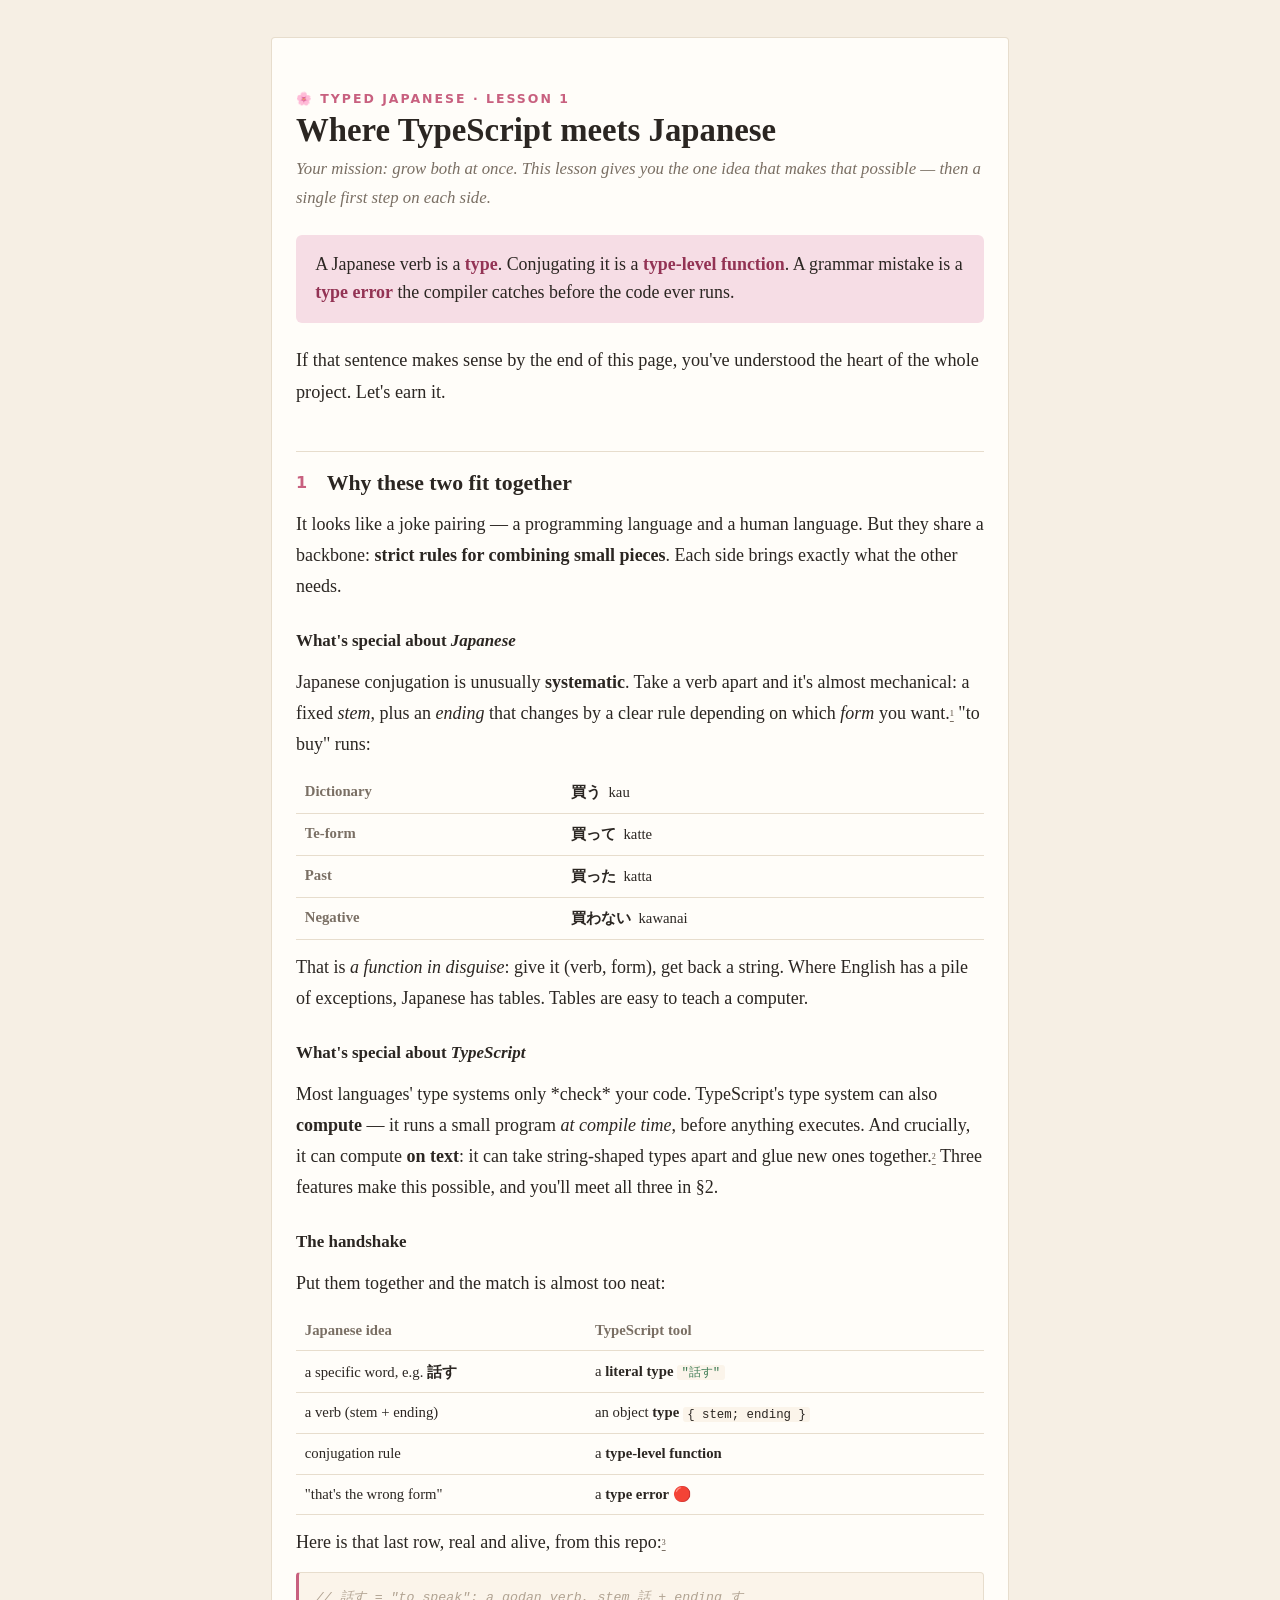
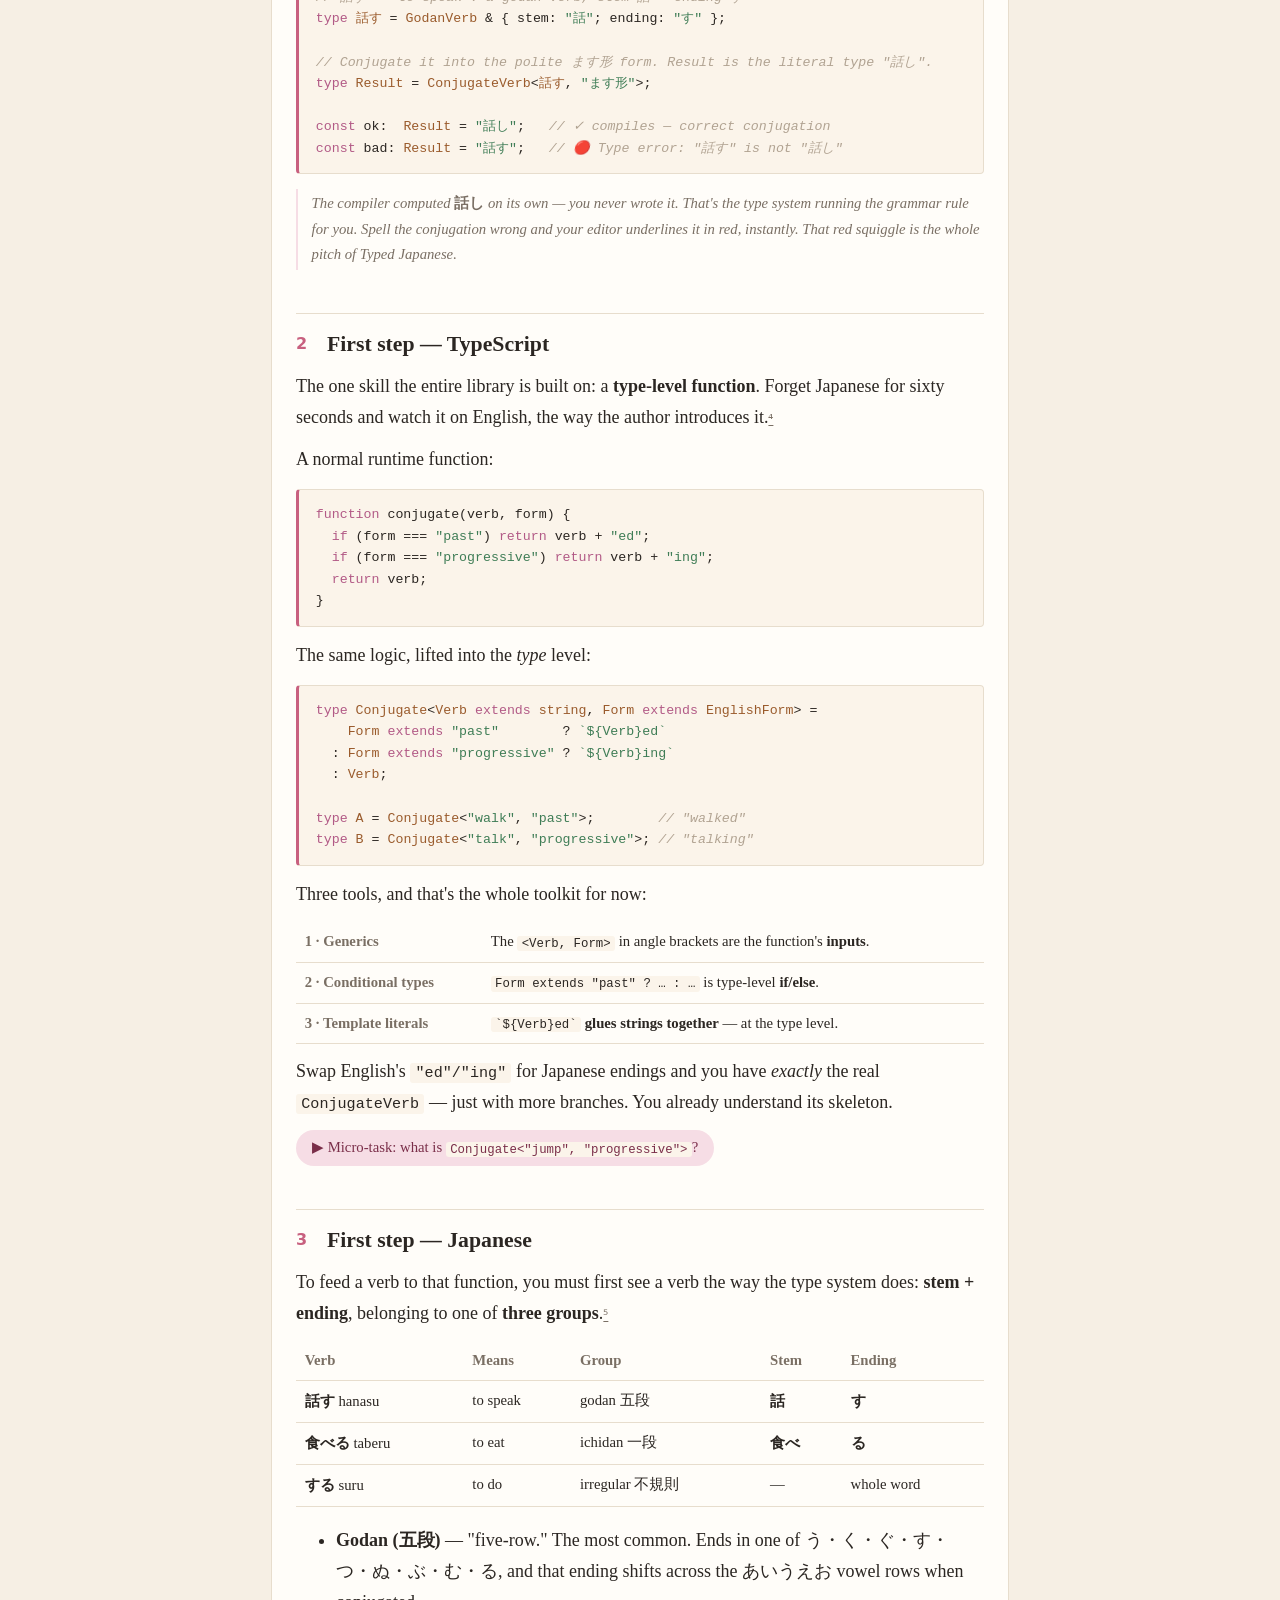
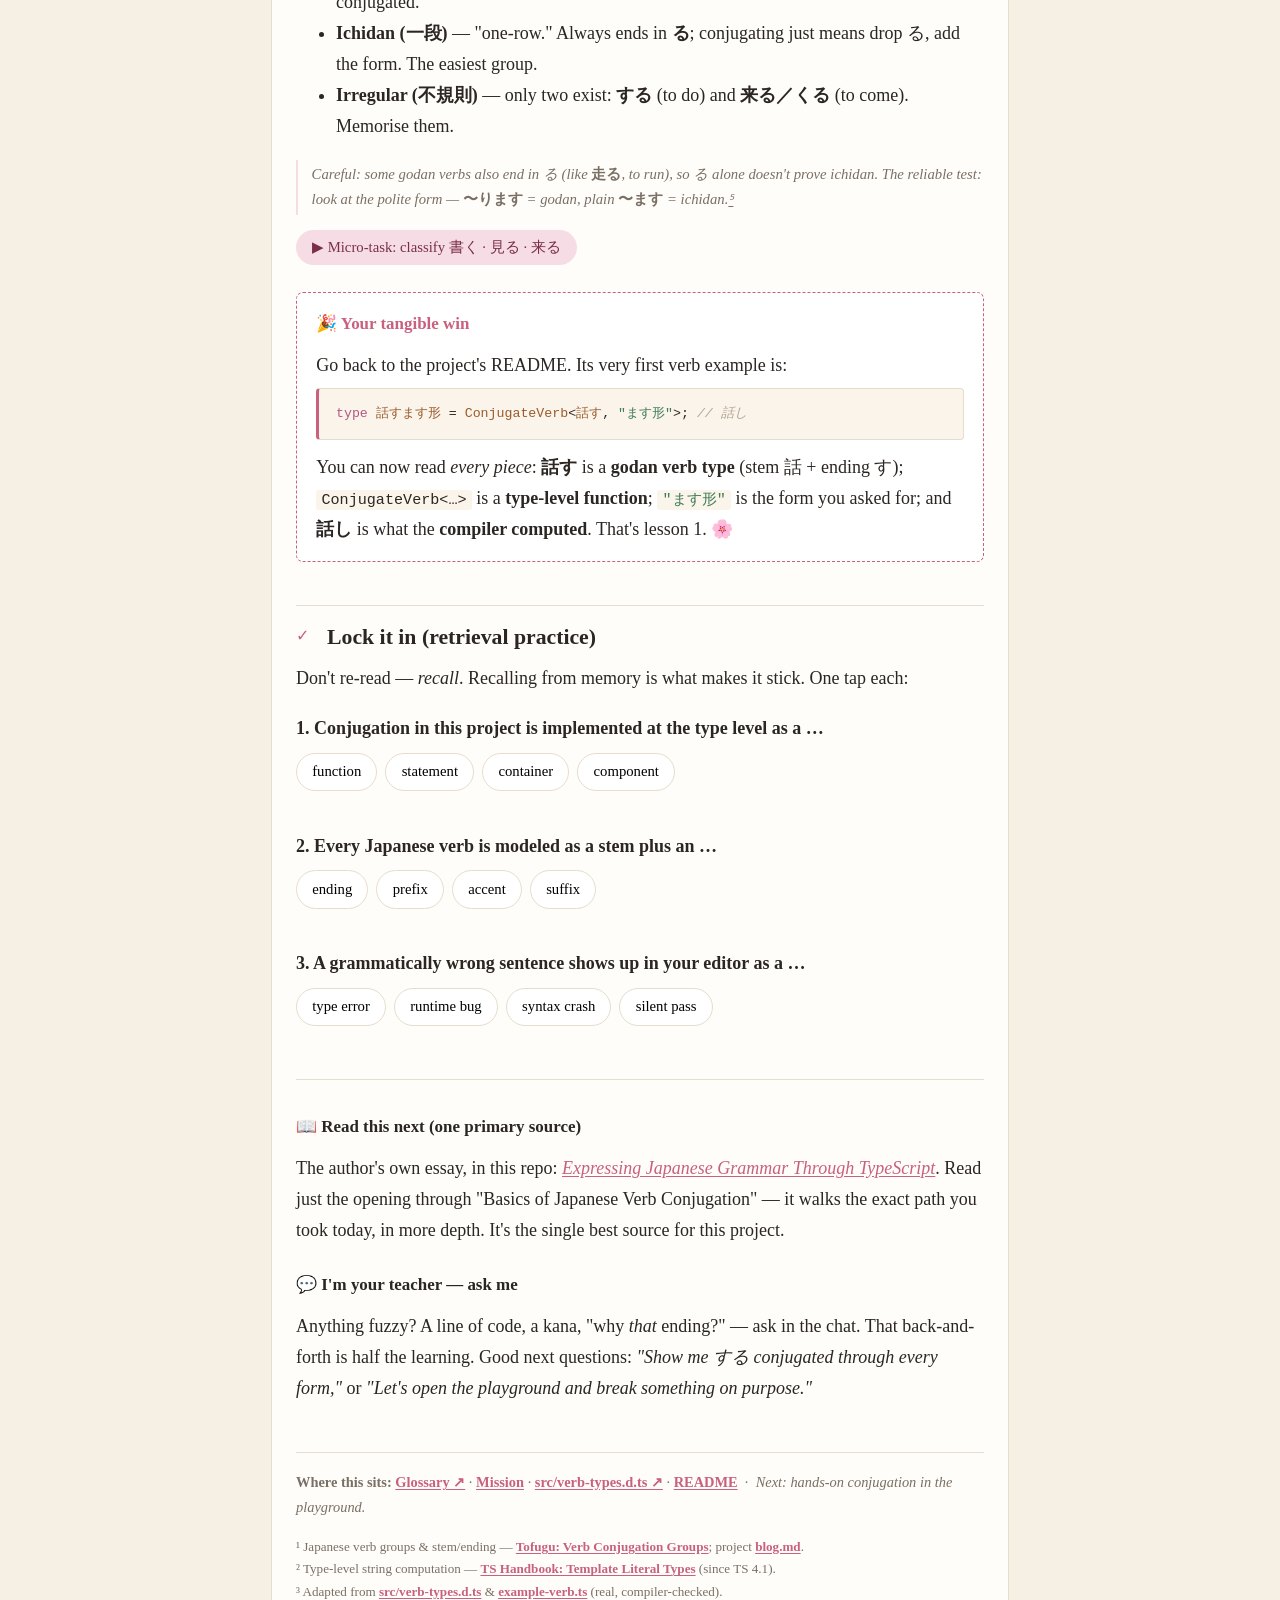
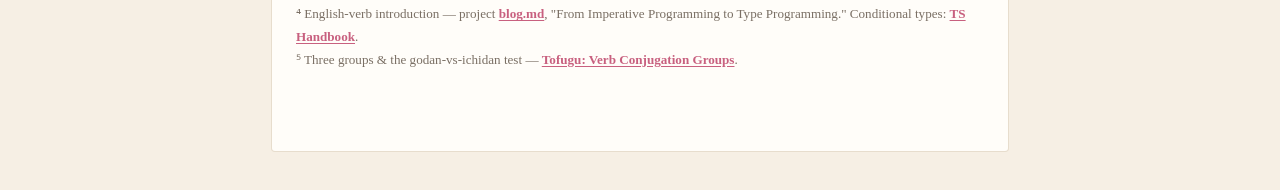
<file: learning/lessons/0001-where-typescript-meets-japanese.html>
<!doctype html>
<html lang="en">
<head>
<meta charset="utf-8">
<meta name="viewport" content="width=device-width, initial-scale=1">
<title>Lesson 1 · Where TypeScript meets Japanese</title>
<style>
  :root{
    --paper:#fffdf9; --washi:#f6efe4; --ink:#2b2622; --muted:#7a6f64;
    --sakura:#c8607f; --sakura-soft:#f6dde5; --rule:#e7ddcd; --code-bg:#fbf4ea;
    --tok-type:#9a5b2c; --tok-str:#3f7d56; --tok-key:#b25a86; --tok-com:#b1a392;
    --ok:#2f6043; --no:#a8345b;
  }
  *{box-sizing:border-box}
  body{margin:0;background:var(--washi);color:var(--ink);font-size:18px;line-height:1.72;
    font-family:"Iowan Old Style","Palatino Linotype",Palatino,Georgia,"Hiragino Mincho ProN","Yu Mincho","Noto Serif JP",serif;}
  .wrap{max-width:46rem;margin:0 auto;padding:3.2rem 1.5rem 5rem;background:var(--paper);box-shadow:0 0 0 1px var(--rule)}
  @media(min-width:900px){.wrap{margin:2.4rem auto;border-radius:3px}}
  .kicker{font:600 .78rem/1.4 system-ui,sans-serif;letter-spacing:.16em;text-transform:uppercase;color:var(--sakura)}
  h1{font-size:2.05rem;margin:.25rem 0 .15rem;font-weight:600;line-height:1.2}
  .sub{color:var(--muted);font-style:italic;margin:.3rem 0 1.4rem;font-size:1.05rem}
  h2{font-size:1.36rem;margin:2.7rem 0 .5rem;padding-top:1.1rem;border-top:1px solid var(--rule);font-weight:600;line-height:1.25}
  h2 .n{display:inline-block;min-width:1.6em;color:var(--sakura);font:600 1rem/1 system-ui,sans-serif;vertical-align:.14em}
  h3{font-size:1.06rem;margin:1.5rem 0 .25rem;font-weight:600}
  p{margin:.75rem 0}
  a{color:var(--sakura);text-underline-offset:2px}
  .lead{font-size:1.14rem}
  .jp{font-weight:600;font-style:normal}
  code{font-family:"SF Mono","JetBrains Mono",ui-monospace,Menlo,Consolas,monospace;
    background:var(--code-bg);padding:.06em .35em;border-radius:3px;font-size:.84em}
  pre{background:var(--code-bg);border:1px solid var(--rule);border-left:3px solid var(--sakura);
    padding:.9rem 1.05rem;border-radius:4px;overflow:auto;font-size:.83rem;line-height:1.62;
    font-family:"SF Mono","JetBrains Mono",ui-monospace,Menlo,Consolas,monospace;}
  pre .tok-type{color:var(--tok-type)} pre .tok-str{color:var(--tok-str)}
  pre .tok-key{color:var(--tok-key)} pre .tok-com{color:var(--tok-com);font-style:italic}
  blockquote.big{margin:1.4rem 0;padding:1rem 1.2rem;background:var(--sakura-soft);border-radius:6px;font-size:1.12rem;line-height:1.55}
  blockquote.big b{color:#933354}
  aside.note{font-size:.92rem;color:var(--muted);border-left:2px solid var(--sakura-soft);padding:.15rem 0 .15rem .85rem;margin:.9rem 0;font-style:italic}
  table.kv{border-collapse:collapse;width:100%;font-size:.92rem;margin:.7rem 0}
  table.kv th,table.kv td{text-align:left;vertical-align:top;padding:.45rem .55rem;border-bottom:1px solid var(--rule)}
  table.kv th{color:var(--muted);font-weight:600;white-space:nowrap}
  table.kv td .jp{font-size:1.05em}
  .win{border:1px dashed var(--sakura);background:#fff;border-radius:7px;padding:1rem 1.2rem;margin:1.7rem 0}
  .win h3{margin-top:0;color:var(--sakura)}
  /* interactive */
  .reveal{margin:.7rem 0}
  .reveal>button{background:var(--sakura-soft);border:none;border-radius:20px;padding:.32rem 1rem;cursor:pointer;color:#7a2e49;font:inherit;font-size:.92rem}
  .reveal .ans{display:none;margin-top:.5rem;padding:.6rem .9rem;background:#fff;border:1px solid var(--rule);border-radius:6px;font-size:.93rem}
  .reveal.open .ans{display:block}
  .quiz{margin:.4rem 0}
  .q{margin:1.2rem 0}
  .q .stem{font-weight:600}
  .opts{display:flex;flex-wrap:wrap;gap:.5rem;margin:.55rem 0 .2rem}
  .opts button{background:#fff;border:1px solid var(--rule);border-radius:20px;padding:.34rem .95rem;cursor:pointer;font:inherit;font-size:.92rem;transition:.15s}
  .opts button:hover{border-color:var(--sakura)}
  .opts button.ok{background:#e8f5ec;border-color:var(--ok);color:var(--ok)}
  .opts button.no{background:#fce8ee;border-color:var(--sakura);color:var(--no)}
  .fb{font-size:.9rem;color:var(--muted);min-height:1.2em;margin-top:.15rem}
  .fb.ok{color:var(--ok)} .fb.no{color:var(--no)}
  footer{margin-top:3rem;padding-top:1.1rem;border-top:1px solid var(--rule);font-size:.9rem;color:var(--muted)}
  footer a{font-weight:600}
  .src{font-size:.82rem;color:var(--muted);margin-top:.3rem}
  hr.soft{border:none;border-top:1px solid var(--rule);margin:2rem 0}
  @media print{body{background:#fff}.wrap{box-shadow:none;margin:0;max-width:none}.reveal .ans{display:block}}
</style>
</head>
<body>
<div class="wrap">

  <div class="kicker">🌸 Typed Japanese · Lesson 1</div>
  <h1>Where TypeScript meets Japanese</h1>
  <p class="sub">Your mission: grow both at once. This lesson gives you the one idea that makes
  that possible — then a single first step on each side.</p>

  <blockquote class="big">
    A Japanese verb is a <b>type</b>. Conjugating it is a <b>type-level function</b>.
    A grammar mistake is a <b>type error</b> the compiler catches before the code ever runs.
  </blockquote>

  <p class="lead">If that sentence makes sense by the end of this page, you've understood the
  heart of the whole project. Let's earn it.</p>


  <h2><span class="n">1</span> Why these two fit together</h2>

  <p>It looks like a joke pairing — a programming language and a human language. But they
  share a backbone: <strong>strict rules for combining small pieces</strong>. Each side brings
  exactly what the other needs.</p>

  <h3>What's special about <em>Japanese</em></h3>
  <p>Japanese conjugation is unusually <strong>systematic</strong>. Take a verb apart and it's almost
  mechanical: a fixed <em>stem</em>, plus an <em>ending</em> that changes by a clear rule depending on
  which <em>form</em> you want.<a href="#s1" class="src">¹</a> "to buy" runs:</p>

  <table class="kv">
    <tr><th>Dictionary</th><td><span class="jp">買う</span> &nbsp;kau</td></tr>
    <tr><th>Te-form</th><td><span class="jp">買って</span> &nbsp;katte</td></tr>
    <tr><th>Past</th><td><span class="jp">買った</span> &nbsp;katta</td></tr>
    <tr><th>Negative</th><td><span class="jp">買わない</span> &nbsp;kawanai</td></tr>
  </table>

  <p>That is <em>a function in disguise</em>: give it (verb, form), get back a string. Where English
  has a pile of exceptions, Japanese has tables. Tables are easy to teach a computer.</p>

  <h3>What's special about <em>TypeScript</em></h3>
  <p>Most languages' type systems only *check* your code. TypeScript's type system can also
  <strong>compute</strong> — it runs a small program <em>at compile time</em>, before anything executes. And
  crucially, it can compute <strong>on text</strong>: it can take string-shaped types apart and glue new
  ones together.<a href="#s2" class="src">²</a> Three features make this possible, and you'll meet all three in §2.</p>

  <h3>The handshake</h3>
  <p>Put them together and the match is almost too neat:</p>
  <table class="kv">
    <tr><th>Japanese idea</th><th>TypeScript tool</th></tr>
    <tr><td>a specific word, e.g. <span class="jp">話す</span></td><td>a <strong>literal type</strong> <code><span style="color:var(--tok-str)">"話す"</span></code></td></tr>
    <tr><td>a verb (stem + ending)</td><td>an object <strong>type</strong> <code>{ stem; ending }</code></td></tr>
    <tr><td>conjugation rule</td><td>a <strong>type-level function</strong></td></tr>
    <tr><td>"that's the wrong form"</td><td>a <strong>type error</strong> 🔴</td></tr>
  </table>

  <p>Here is that last row, real and alive, from this repo:<a href="#s3" class="src">³</a></p>
<pre><span class="tok-com">// 話す = "to speak": a godan verb, stem 話 + ending す</span>
<span class="tok-key">type</span> <span class="tok-type">話す</span> = <span class="tok-type">GodanVerb</span> &amp; { stem: <span class="tok-str">"話"</span>; ending: <span class="tok-str">"す"</span> };

<span class="tok-com">// Conjugate it into the polite ます形 form. Result is the literal type "話し".</span>
<span class="tok-key">type</span> <span class="tok-type">Result</span> = <span class="tok-type">ConjugateVerb</span>&lt;<span class="tok-type">話す</span>, <span class="tok-str">"ます形"</span>&gt;;

<span class="tok-key">const</span> ok:  <span class="tok-type">Result</span> = <span class="tok-str">"話し"</span>;   <span class="tok-com">// ✓ compiles — correct conjugation</span>
<span class="tok-key">const</span> bad: <span class="tok-type">Result</span> = <span class="tok-str">"話す"</span>;   <span class="tok-com">// 🔴 Type error: "話す" is not "話し"</span></pre>

  <aside class="note">The compiler computed <span class="jp">話し</span> on its own — you never wrote it. That's the type
  system <em>running the grammar rule</em> for you. Spell the conjugation wrong and your editor underlines
  it in red, instantly. That red squiggle is the whole pitch of Typed Japanese.</aside>


  <h2><span class="n">2</span> First step — TypeScript</h2>
  <p>The one skill the entire library is built on: a <strong>type-level function</strong>. Forget Japanese for
  sixty seconds and watch it on English, the way the author introduces it.<a href="#s4" class="src">⁴</a></p>

  <p>A normal runtime function:</p>
<pre><span class="tok-key">function</span> conjugate(verb, form) {
  <span class="tok-key">if</span> (form === <span class="tok-str">"past"</span>) <span class="tok-key">return</span> verb + <span class="tok-str">"ed"</span>;
  <span class="tok-key">if</span> (form === <span class="tok-str">"progressive"</span>) <span class="tok-key">return</span> verb + <span class="tok-str">"ing"</span>;
  <span class="tok-key">return</span> verb;
}</pre>

  <p>The same logic, lifted into the <em>type</em> level:</p>
<pre><span class="tok-key">type</span> <span class="tok-type">Conjugate</span>&lt;<span class="tok-type">Verb</span> <span class="tok-key">extends</span> <span class="tok-type">string</span>, <span class="tok-type">Form</span> <span class="tok-key">extends</span> <span class="tok-type">EnglishForm</span>&gt; =
    <span class="tok-type">Form</span> <span class="tok-key">extends</span> <span class="tok-str">"past"</span>        ? <span class="tok-str">`${Verb}ed`</span>
  : <span class="tok-type">Form</span> <span class="tok-key">extends</span> <span class="tok-str">"progressive"</span> ? <span class="tok-str">`${Verb}ing`</span>
  : <span class="tok-type">Verb</span>;

<span class="tok-key">type</span> <span class="tok-type">A</span> = <span class="tok-type">Conjugate</span>&lt;<span class="tok-str">"walk"</span>, <span class="tok-str">"past"</span>&gt;;        <span class="tok-com">// "walked"</span>
<span class="tok-key">type</span> <span class="tok-type">B</span> = <span class="tok-type">Conjugate</span>&lt;<span class="tok-str">"talk"</span>, <span class="tok-str">"progressive"</span>&gt;; <span class="tok-com">// "talking"</span></pre>

  <p>Three tools, and that's the whole toolkit for now:</p>
  <table class="kv">
    <tr><th>1 · Generics</th><td>The <code>&lt;Verb, Form&gt;</code> in angle brackets are the function's <strong>inputs</strong>.</td></tr>
    <tr><th>2 · Conditional types</th><td><code>Form extends "past" ? … : …</code> is type-level <strong>if/else</strong>.</td></tr>
    <tr><th>3 · Template literals</th><td><code>`${Verb}ed`</code> <strong>glues strings together</strong> — at the type level.</td></tr>
  </table>

  <p>Swap English's <code>"ed"/"ing"</code> for Japanese endings and you have <em>exactly</em> the real
  <code>ConjugateVerb</code> — just with more branches. You already understand its skeleton.</p>

  <div class="reveal">
    <button type="button">▶ Micro-task: what is <code>Conjugate&lt;"jump", "progressive"&gt;</code>?</button>
    <div class="ans">It's the literal type <code><span style="color:var(--tok-str)">"jumping"</span></code>. The second branch matched, and
    <code>`${"jump"}ing`</code> glued to <span style="color:var(--tok-str)">"jumping"</span>. No code ran — the
    <em>compiler</em> worked it out. That's a type-level function.</div>
  </div>


  <h2><span class="n">3</span> First step — Japanese</h2>
  <p>To feed a verb to that function, you must first see a verb the way the type system does:
  <strong>stem + ending</strong>, belonging to one of <strong>three groups</strong>.<a href="#s5" class="src">⁵</a></p>

  <table class="kv">
    <tr><th>Verb</th><th>Means</th><th>Group</th><th>Stem</th><th>Ending</th></tr>
    <tr><td><span class="jp">話す</span> hanasu</td><td>to speak</td><td>godan 五段</td><td><span class="jp">話</span></td><td><span class="jp">す</span></td></tr>
    <tr><td><span class="jp">食べる</span> taberu</td><td>to eat</td><td>ichidan 一段</td><td><span class="jp">食べ</span></td><td><span class="jp">る</span></td></tr>
    <tr><td><span class="jp">する</span> suru</td><td>to do</td><td>irregular 不規則</td><td>—</td><td>whole word</td></tr>
  </table>

  <ul>
    <li><strong>Godan (五段)</strong> — "five-row." The most common. Ends in one of う・く・ぐ・す・つ・ぬ・ぶ・む・る, and that ending shifts across the あいうえお vowel rows when conjugated.</li>
    <li><strong>Ichidan (一段)</strong> — "one-row." Always ends in <span class="jp">る</span>; conjugating just means drop る, add the form. The easiest group.</li>
    <li><strong>Irregular (不規則)</strong> — only two exist: <span class="jp">する</span> (to do) and <span class="jp">来る／くる</span> (to come). Memorise them.</li>
  </ul>

  <aside class="note">Careful: some godan verbs <em>also</em> end in る (like <span class="jp">走る</span>, to run), so る alone
  doesn't prove ichidan. The reliable test: look at the polite form — <span class="jp">〜ります</span> = godan,
  plain <span class="jp">〜ます</span> = ichidan.<a href="#s5" class="src">⁵</a></aside>

  <div class="reveal">
    <button type="button">▶ Micro-task: classify 書く · 見る · 来る</button>
    <div class="ans"><span class="jp">書く</span> (kaku, to write) → <strong>godan</strong> (ends in く). &nbsp;
    <span class="jp">見る</span> (miru, to see) → <strong>ichidan</strong> (る, and polite form is 見ます). &nbsp;
    <span class="jp">来る</span> (kuru, to come) → <strong>irregular</strong> (one of the famous two).</div>
  </div>


  <div class="win">
    <h3>🎉 Your tangible win</h3>
    <p style="margin-bottom:.3rem">Go back to the project's README. Its very first verb example is:</p>
<pre style="margin:.4rem 0"><span class="tok-key">type</span> <span class="tok-type">話すます形</span> = <span class="tok-type">ConjugateVerb</span>&lt;<span class="tok-type">話す</span>, <span class="tok-str">"ます形"</span>&gt;; <span class="tok-com">// 話し</span></pre>
    <p style="margin-bottom:0">You can now read <em>every piece</em>: <span class="jp">話す</span> is a <strong>godan verb type</strong> (stem 話 + ending す);
    <code>ConjugateVerb&lt;…&gt;</code> is a <strong>type-level function</strong>; <code><span style="color:var(--tok-str)">"ます形"</span></code>
    is the form you asked for; and <span class="jp">話し</span> is what the <strong>compiler computed</strong>. That's lesson 1. 🌸</p>
  </div>


  <h2><span class="n">✓</span> Lock it in (retrieval practice)</h2>
  <p>Don't re-read — <em>recall</em>. Recalling from memory is what makes it stick. One tap each:</p>

  <div class="quiz">
    <div class="q">
      <div class="stem">1. Conjugation in this project is implemented at the type level as a …</div>
      <div class="opts">
        <button data-correct="1" data-why="Inputs in, output type out — a function.">function</button>
        <button>statement</button>
        <button>container</button>
        <button>component</button>
      </div>
      <div class="fb"></div>
    </div>
    <div class="q">
      <div class="stem">2. Every Japanese verb is modeled as a stem plus an …</div>
      <div class="opts">
        <button data-correct="1" data-why="Stem stays; the ending is what conjugates.">ending</button>
        <button>prefix</button>
        <button>accent</button>
        <button>suffix</button>
      </div>
      <div class="fb"></div>
    </div>
    <div class="q">
      <div class="stem">3. A grammatically wrong sentence shows up in your editor as a …</div>
      <div class="opts">
        <button data-correct="1" data-why="Caught at compile time — before the code runs.">type error</button>
        <button>runtime bug</button>
        <button>syntax crash</button>
        <button>silent pass</button>
      </div>
      <div class="fb"></div>
    </div>
  </div>


  <hr class="soft">

  <h3>📖 Read this next (one primary source)</h3>
  <p>The author's own essay, in this repo:
  <a href="../../blog.md"><em>Expressing Japanese Grammar Through TypeScript</em></a>.
  Read just the opening through "Basics of Japanese Verb Conjugation" — it walks the exact
  path you took today, in more depth. It's the single best source for this project.</p>

  <h3>💬 I'm your teacher — ask me</h3>
  <p>Anything fuzzy? A line of code, a kana, "why <em>that</em> ending?" — ask in the chat. That back-and-forth
  is half the learning. Good next questions: <em>"Show me する conjugated through every form,"</em> or
  <em>"Let's open the playground and break something on purpose."</em></p>

  <footer>
    <strong>Where this sits:</strong>
    <a href="../reference/glossary.html">Glossary ↗</a> ·
    <a href="../MISSION.md">Mission</a> ·
    <a href="../../src/verb-types.d.ts">src/verb-types.d.ts ↗</a> ·
    <a href="../../README.md">README</a>
    &nbsp;·&nbsp; <em>Next: hands-on conjugation in the playground.</em>

    <div class="src" style="margin-top:1rem" id="sources">
      <div id="s1">¹ Japanese verb groups &amp; stem/ending — <a href="https://www.tofugu.com/japanese-grammar/verb-conjugation-groups/">Tofugu: Verb Conjugation Groups</a>; project <a href="../../blog.md">blog.md</a>.</div>
      <div id="s2">² Type-level string computation — <a href="https://www.typescriptlang.org/docs/handbook/2/template-literal-types.html">TS Handbook: Template Literal Types</a> (since TS 4.1).</div>
      <div id="s3">³ Adapted from <a href="../../src/verb-types.d.ts">src/verb-types.d.ts</a> &amp; <a href="../../src/examples/example-verb.ts">example-verb.ts</a> (real, compiler-checked).</div>
      <div id="s4">⁴ English-verb introduction — project <a href="../../blog.md">blog.md</a>, "From Imperative Programming to Type Programming." Conditional types: <a href="https://www.typescriptlang.org/docs/handbook/2/conditional-types.html">TS Handbook</a>.</div>
      <div id="s5">⁵ Three groups &amp; the godan-vs-ichidan test — <a href="https://www.tofugu.com/japanese-grammar/verb-conjugation-groups/">Tofugu: Verb Conjugation Groups</a>.</div>
    </div>
  </footer>

</div>

<script>
  document.querySelectorAll('.opts').forEach(function(g){
    g.addEventListener('click', function(e){
      var b = e.target.closest('button'); if(!b) return;
      var correct = b.dataset.correct === '1';
      g.querySelectorAll('button').forEach(function(x){ x.classList.remove('ok','no'); });
      b.classList.add(correct ? 'ok' : 'no');
      var fb = g.parentElement.querySelector('.fb');
      fb.textContent = correct ? ('✓ ' + (b.dataset.why || 'Correct.')) : '✗ Not quite — recall, then try again.';
      fb.className = 'fb ' + (correct ? 'ok' : 'no');
    });
  });
  document.querySelectorAll('.reveal > button').forEach(function(btn){
    btn.addEventListener('click', function(){ btn.parentElement.classList.toggle('open'); });
  });
</script>
</body>
</html>
</file>
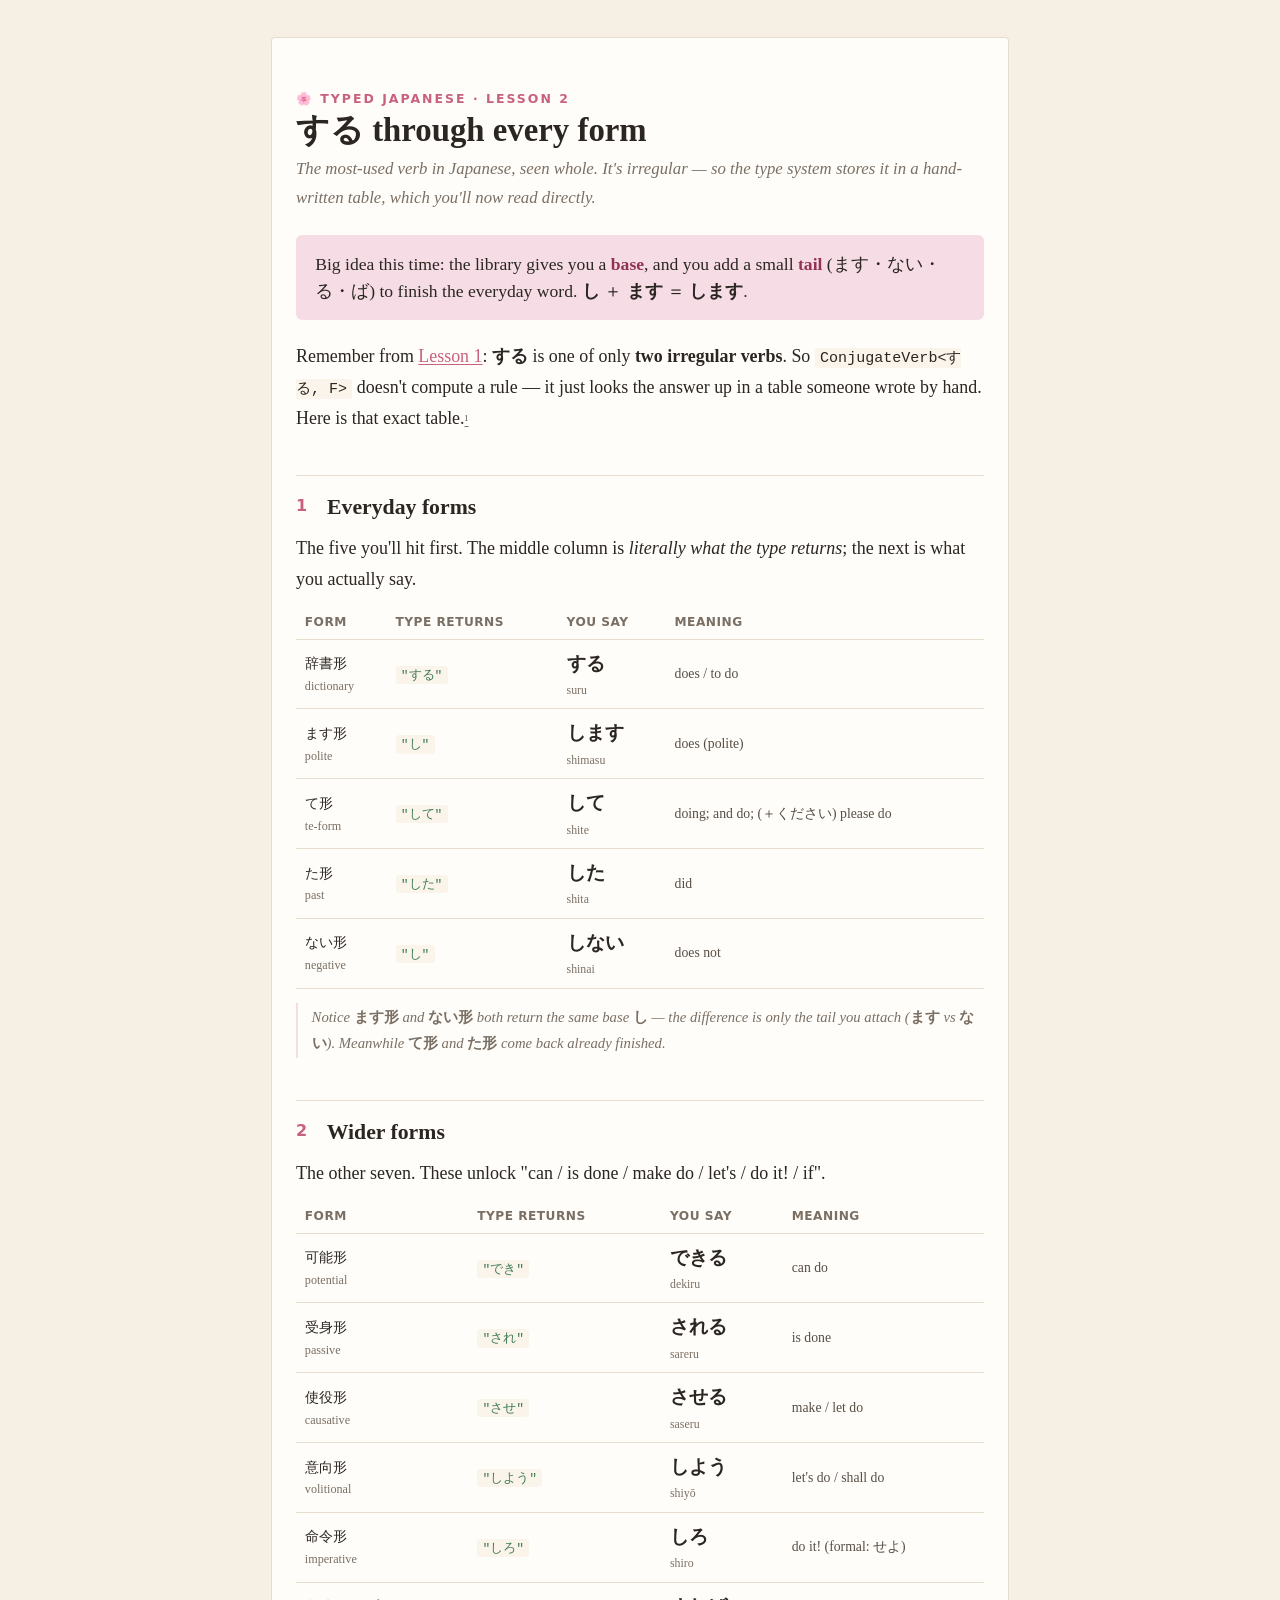
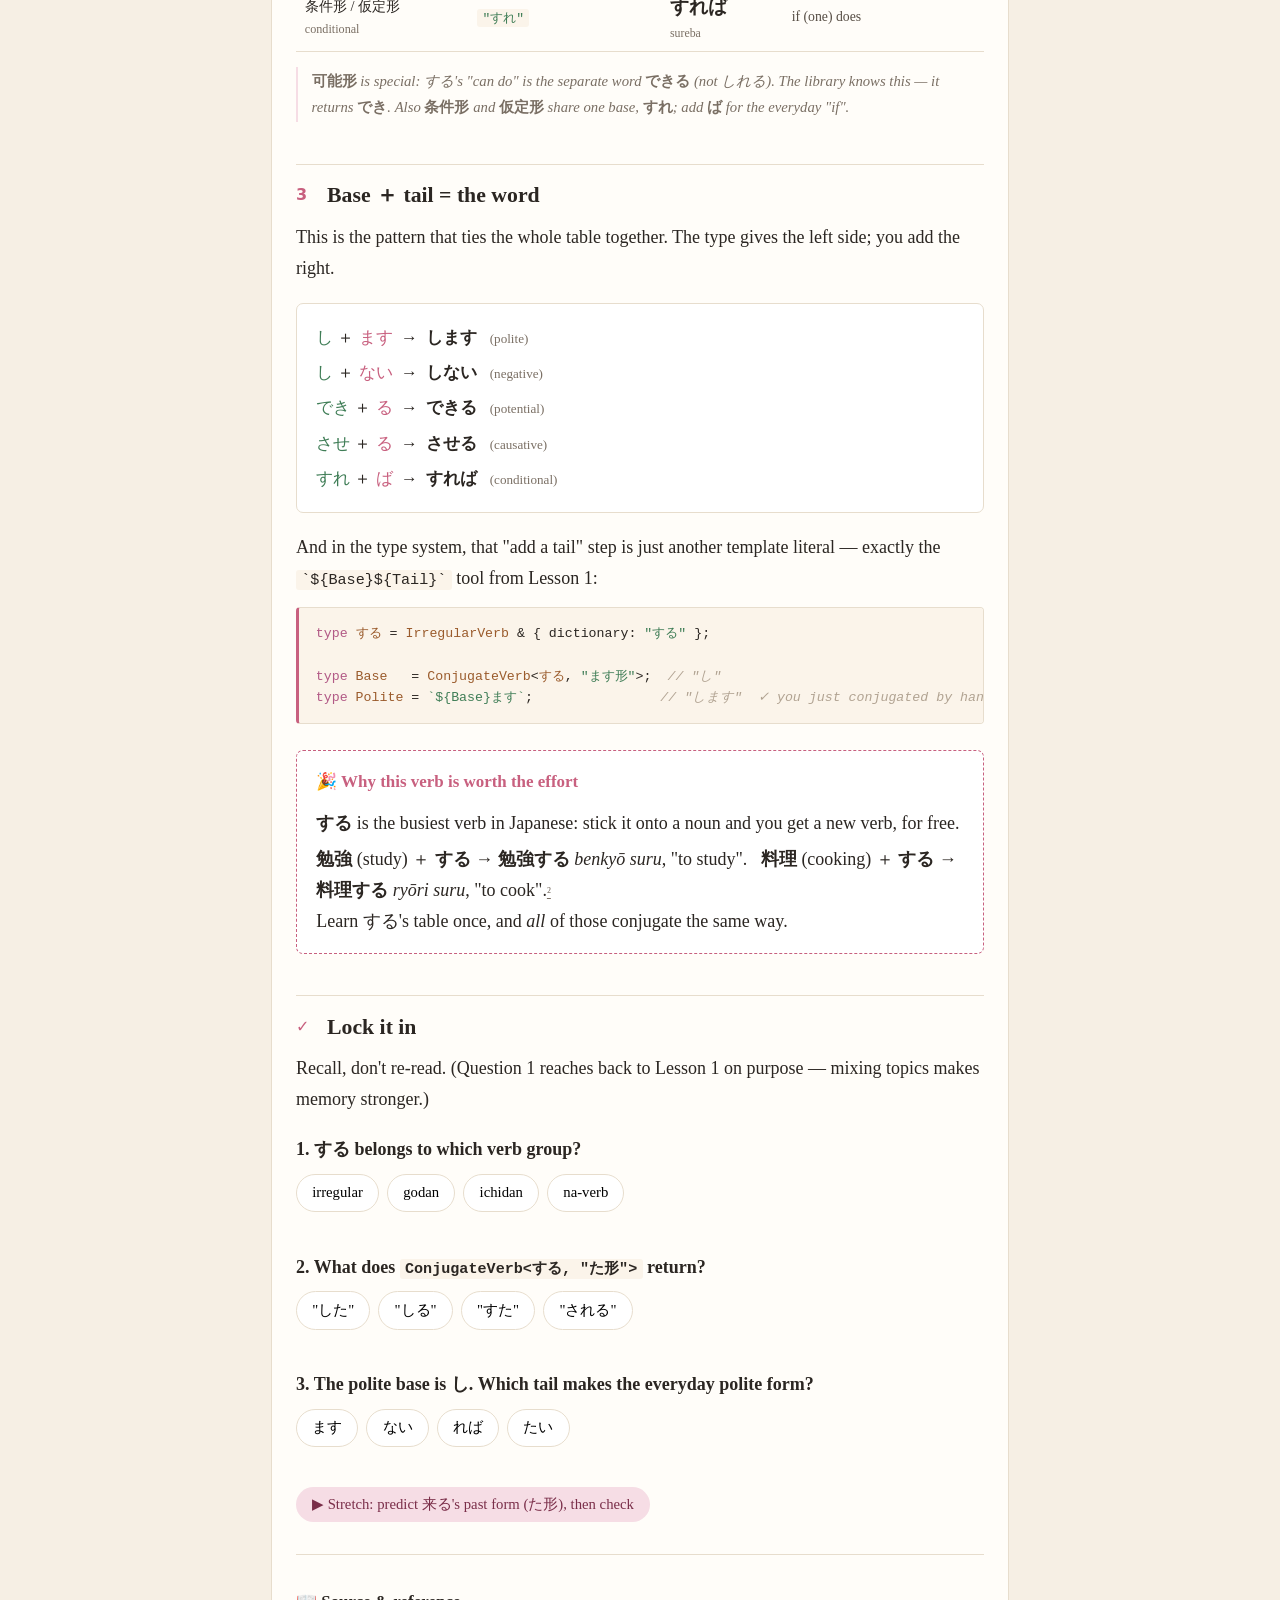
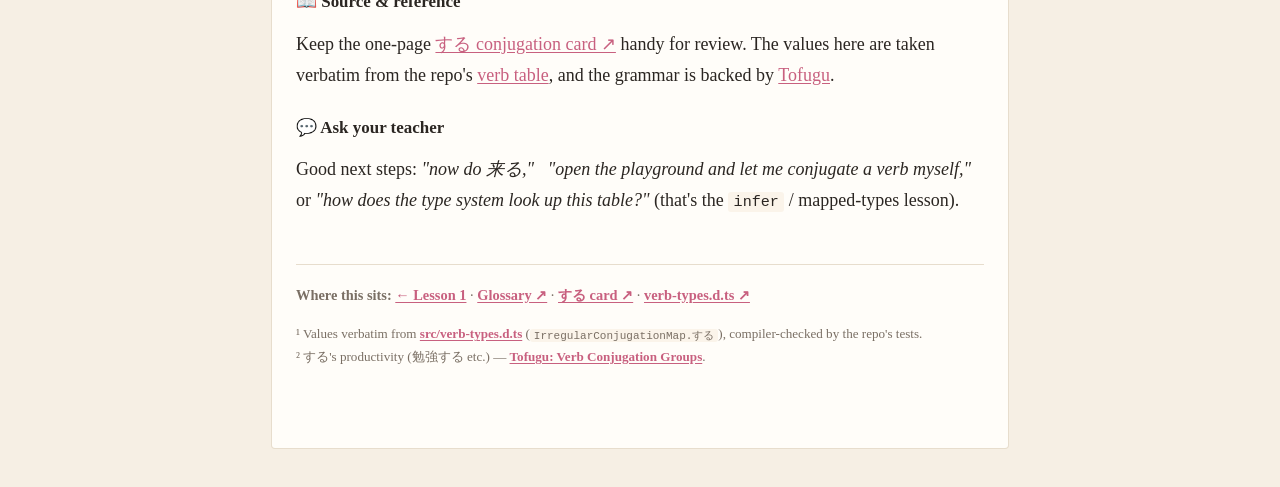
<file: learning/lessons/0002-suru-every-form.html>
<!doctype html>
<html lang="en">
<head>
<meta charset="utf-8">
<meta name="viewport" content="width=device-width, initial-scale=1">
<title>Lesson 2 · する through every form</title>
<style>
  :root{
    --paper:#fffdf9; --washi:#f6efe4; --ink:#2b2622; --muted:#7a6f64;
    --sakura:#c8607f; --sakura-soft:#f6dde5; --rule:#e7ddcd; --code-bg:#fbf4ea;
    --tok-type:#9a5b2c; --tok-str:#3f7d56; --tok-key:#b25a86; --tok-com:#b1a392;
    --ok:#2f6043; --no:#a8345b;
  }
  *{box-sizing:border-box}
  body{margin:0;background:var(--washi);color:var(--ink);font-size:18px;line-height:1.72;
    font-family:"Iowan Old Style","Palatino Linotype",Palatino,Georgia,"Hiragino Mincho ProN","Yu Mincho","Noto Serif JP",serif;}
  .wrap{max-width:46rem;margin:0 auto;padding:3.2rem 1.5rem 5rem;background:var(--paper);box-shadow:0 0 0 1px var(--rule)}
  @media(min-width:900px){.wrap{margin:2.4rem auto;border-radius:3px}}
  .kicker{font:600 .78rem/1.4 system-ui,sans-serif;letter-spacing:.16em;text-transform:uppercase;color:var(--sakura)}
  h1{font-size:2.05rem;margin:.25rem 0 .15rem;font-weight:600;line-height:1.2}
  h1 .jp{font-weight:600}
  .sub{color:var(--muted);font-style:italic;margin:.3rem 0 1.4rem;font-size:1.05rem}
  h2{font-size:1.36rem;margin:2.6rem 0 .5rem;padding-top:1.1rem;border-top:1px solid var(--rule);font-weight:600;line-height:1.25}
  h2 .n{display:inline-block;min-width:1.6em;color:var(--sakura);font:600 1rem/1 system-ui,sans-serif;vertical-align:.14em}
  h3{font-size:1.06rem;margin:1.4rem 0 .25rem;font-weight:600}
  p{margin:.75rem 0}
  a{color:var(--sakura);text-underline-offset:2px}
  .lead{font-size:1.12rem}
  .jp{font-weight:600;font-style:normal}
  code{font-family:"SF Mono","JetBrains Mono",ui-monospace,Menlo,Consolas,monospace;
    background:var(--code-bg);padding:.06em .35em;border-radius:3px;font-size:.84em}
  pre{background:var(--code-bg);border:1px solid var(--rule);border-left:3px solid var(--sakura);
    padding:.9rem 1.05rem;border-radius:4px;overflow:auto;font-size:.83rem;line-height:1.62;
    font-family:"SF Mono","JetBrains Mono",ui-monospace,Menlo,Consolas,monospace;}
  pre .tok-type{color:var(--tok-type)} pre .tok-str{color:var(--tok-str)} pre .tok-com{color:var(--tok-com);font-style:italic} pre .tok-key{color:var(--tok-key)}
  blockquote.big{margin:1.3rem 0;padding:1rem 1.2rem;background:var(--sakura-soft);border-radius:6px;font-size:1.1rem;line-height:1.5}
  blockquote.big b{color:#933354}
  aside.note{font-size:.92rem;color:var(--muted);border-left:2px solid var(--sakura-soft);padding:.15rem 0 .15rem .85rem;margin:.9rem 0;font-style:italic}
  .tablecard{overflow-x:auto;margin:.6rem 0}
  table.conj{border-collapse:collapse;width:100%;font-size:.9rem;min-width:34rem}
  table.conj th,table.conj td{text-align:left;vertical-align:middle;padding:.5rem .55rem;border-bottom:1px solid var(--rule)}
  table.conj thead th{color:var(--muted);font:600 .76rem/1.3 system-ui,sans-serif;text-transform:uppercase;letter-spacing:.04em;border-bottom:1.5px solid var(--rule)}
  table.conj .form{white-space:nowrap}
  table.conj .form .en{display:block;font-size:.76rem;color:var(--muted);font-weight:400}
  table.conj .lib{font-family:"SF Mono","JetBrains Mono",ui-monospace,Menlo,Consolas,monospace;font-size:.82rem;color:var(--tok-str);background:var(--code-bg);border-radius:3px;padding:.12em .4em;white-space:nowrap}
  table.conj .full{font-size:1.18rem;font-weight:600}
  table.conj .full .romaji{display:block;font-size:.74rem;color:var(--muted);font-weight:400}
  table.conj .mean{font-size:.86rem;color:#574e45}
  .grouplabel{font:600 .8rem/1 system-ui,sans-serif;color:var(--sakura);letter-spacing:.08em;text-transform:uppercase;margin:1.4rem 0 .3rem}
  .formula{background:#fff;border:1px solid var(--rule);border-radius:7px;padding:1rem 1.2rem;margin:1.2rem 0;font-size:1.05rem;line-height:2.1}
  .formula b{font-weight:600}
  .formula .base{color:var(--tok-str)} .formula .tail{color:var(--sakura)} .formula .res{color:var(--ink)}
  .win{border:1px dashed var(--sakura);background:#fff;border-radius:7px;padding:1rem 1.2rem;margin:1.6rem 0}
  .win h3{margin-top:0;color:var(--sakura)}
  .reveal{margin:.7rem 0}
  .reveal>button{background:var(--sakura-soft);border:none;border-radius:20px;padding:.32rem 1rem;cursor:pointer;color:#7a2e49;font:inherit;font-size:.92rem}
  .reveal .ans{display:none;margin-top:.5rem;padding:.6rem .9rem;background:#fff;border:1px solid var(--rule);border-radius:6px;font-size:.93rem}
  .reveal.open .ans{display:block}
  .q{margin:1.2rem 0}
  .q .stem{font-weight:600}
  .opts{display:flex;flex-wrap:wrap;gap:.5rem;margin:.55rem 0 .2rem}
  .opts button{background:#fff;border:1px solid var(--rule);border-radius:20px;padding:.34rem .95rem;cursor:pointer;font:inherit;font-size:.92rem;transition:.15s}
  .opts button:hover{border-color:var(--sakura)}
  .opts button.ok{background:#e8f5ec;border-color:var(--ok);color:var(--ok)}
  .opts button.no{background:#fce8ee;border-color:var(--sakura);color:var(--no)}
  .fb{font-size:.9rem;color:var(--muted);min-height:1.2em;margin-top:.15rem}
  .fb.ok{color:var(--ok)} .fb.no{color:var(--no)}
  footer{margin-top:3rem;padding-top:1.1rem;border-top:1px solid var(--rule);font-size:.9rem;color:var(--muted)}
  footer a{font-weight:600}
  .src{font-size:.82rem;color:var(--muted)}
  hr.soft{border:none;border-top:1px solid var(--rule);margin:2rem 0}
  @media print{body{background:#fff}.wrap{box-shadow:none;margin:0;max-width:none}.reveal .ans{display:block}}
</style>
</head>
<body>
<div class="wrap">

  <div class="kicker">🌸 Typed Japanese · Lesson 2</div>
  <h1><span class="jp">する</span> through every form</h1>
  <p class="sub">The most-used verb in Japanese, seen whole. It's irregular — so the type system stores it in a hand-written table, which you'll now read directly.</p>

  <blockquote class="big">
    Big idea this time: the library gives you a <b>base</b>, and you add a small <b>tail</b>
    (ます・ない・る・ば) to finish the everyday word. <span class="jp">し</span> ＋ <span class="jp">ます</span> ＝ <span class="jp">します</span>.
  </blockquote>

  <p class="lead">Remember from <a href="0001-where-typescript-meets-japanese.html">Lesson 1</a>: <span class="jp">する</span> is one of only
  <strong>two irregular verbs</strong>. So <code>ConjugateVerb&lt;する, F&gt;</code> doesn't compute a rule —
  it just looks the answer up in a table someone wrote by hand. Here is that exact table.<a href="#s1" class="src">¹</a></p>


  <h2><span class="n">1</span> Everyday forms</h2>
  <p>The five you'll hit first. The middle column is <em>literally what the type returns</em>; the next is
  what you actually say.</p>

  <div class="tablecard">
  <table class="conj">
    <thead><tr><th>Form</th><th>Type returns</th><th>You say</th><th>Meaning</th></tr></thead>
    <tbody>
      <tr><td class="form">辞書形<span class="en">dictionary</span></td><td><span class="lib">"する"</span></td><td class="full">する<span class="romaji">suru</span></td><td class="mean">does / to do</td></tr>
      <tr><td class="form">ます形<span class="en">polite</span></td><td><span class="lib">"し"</span></td><td class="full">します<span class="romaji">shimasu</span></td><td class="mean">does (polite)</td></tr>
      <tr><td class="form">て形<span class="en">te-form</span></td><td><span class="lib">"して"</span></td><td class="full">して<span class="romaji">shite</span></td><td class="mean">doing; and do; (＋ください) please do</td></tr>
      <tr><td class="form">た形<span class="en">past</span></td><td><span class="lib">"した"</span></td><td class="full">した<span class="romaji">shita</span></td><td class="mean">did</td></tr>
      <tr><td class="form">ない形<span class="en">negative</span></td><td><span class="lib">"し"</span></td><td class="full">しない<span class="romaji">shinai</span></td><td class="mean">does not</td></tr>
    </tbody>
  </table>
  </div>

  <aside class="note">Notice <span class="jp">ます形</span> and <span class="jp">ない形</span> both return the same base <span class="jp">し</span> — the
  difference is only the tail you attach (<span class="jp">ます</span> vs <span class="jp">ない</span>). Meanwhile <span class="jp">て形</span> and
  <span class="jp">た形</span> come back already finished.</aside>


  <h2><span class="n">2</span> Wider forms</h2>
  <p>The other seven. These unlock "can / is done / make do / let's / do it! / if".</p>

  <div class="tablecard">
  <table class="conj">
    <thead><tr><th>Form</th><th>Type returns</th><th>You say</th><th>Meaning</th></tr></thead>
    <tbody>
      <tr><td class="form">可能形<span class="en">potential</span></td><td><span class="lib">"でき"</span></td><td class="full">できる<span class="romaji">dekiru</span></td><td class="mean">can do</td></tr>
      <tr><td class="form">受身形<span class="en">passive</span></td><td><span class="lib">"され"</span></td><td class="full">される<span class="romaji">sareru</span></td><td class="mean">is done</td></tr>
      <tr><td class="form">使役形<span class="en">causative</span></td><td><span class="lib">"させ"</span></td><td class="full">させる<span class="romaji">saseru</span></td><td class="mean">make / let do</td></tr>
      <tr><td class="form">意向形<span class="en">volitional</span></td><td><span class="lib">"しよう"</span></td><td class="full">しよう<span class="romaji">shiyō</span></td><td class="mean">let's do / shall do</td></tr>
      <tr><td class="form">命令形<span class="en">imperative</span></td><td><span class="lib">"しろ"</span></td><td class="full">しろ<span class="romaji">shiro</span></td><td class="mean">do it! (formal: せよ)</td></tr>
      <tr><td class="form">条件形 / 仮定形<span class="en">conditional</span></td><td><span class="lib">"すれ"</span></td><td class="full">すれば<span class="romaji">sureba</span></td><td class="mean">if (one) does</td></tr>
    </tbody>
  </table>
  </div>

  <aside class="note"><span class="jp">可能形</span> is special: する's "can do" is the separate word <span class="jp">できる</span> (not しれる). The library
  knows this — it returns <span class="jp">でき</span>. Also <span class="jp">条件形</span> and <span class="jp">仮定形</span> share one base, <span class="jp">すれ</span>;
  add <span class="jp">ば</span> for the everyday "if".</aside>


  <h2><span class="n">3</span> Base ＋ tail = the word</h2>
  <p>This is the pattern that ties the whole table together. The type gives the left side; you add the right.</p>
  <div class="formula">
    <span class="base">し</span> ＋ <span class="tail">ます</span> &nbsp;→&nbsp; <b class="res">します</b> &nbsp; <span class="src">(polite)</span><br>
    <span class="base">し</span> ＋ <span class="tail">ない</span> &nbsp;→&nbsp; <b class="res">しない</b> &nbsp; <span class="src">(negative)</span><br>
    <span class="base">でき</span> ＋ <span class="tail">る</span> &nbsp;→&nbsp; <b class="res">できる</b> &nbsp; <span class="src">(potential)</span><br>
    <span class="base">させ</span> ＋ <span class="tail">る</span> &nbsp;→&nbsp; <b class="res">させる</b> &nbsp; <span class="src">(causative)</span><br>
    <span class="base">すれ</span> ＋ <span class="tail">ば</span> &nbsp;→&nbsp; <b class="res">すれば</b> &nbsp; <span class="src">(conditional)</span>
  </div>
  <p>And in the type system, that "add a tail" step is just another template literal — exactly the
  <code>`${Base}${Tail}`</code> tool from Lesson 1:</p>
<pre><span class="tok-key">type</span> <span class="tok-type">する</span> = <span class="tok-type">IrregularVerb</span> &amp; { dictionary: <span class="tok-str">"する"</span> };

<span class="tok-key">type</span> <span class="tok-type">Base</span>   = <span class="tok-type">ConjugateVerb</span>&lt;<span class="tok-type">する</span>, <span class="tok-str">"ます形"</span>&gt;;  <span class="tok-com">// "し"</span>
<span class="tok-key">type</span> <span class="tok-type">Polite</span> = <span class="tok-str">`${Base}ます`</span>;                <span class="tok-com">// "します"  ✓ you just conjugated by hand</span></pre>


  <div class="win">
    <h3>🎉 Why this verb is worth the effort</h3>
    <p style="margin-bottom:.3rem"><span class="jp">する</span> is the busiest verb in Japanese: stick it onto a noun and you get a new verb, for free.</p>
    <p style="margin:.2rem 0 0"><span class="jp">勉強</span> (study) ＋ <span class="jp">する</span> → <span class="jp">勉強する</span> <em>benkyō suru</em>, "to study". &nbsp;
    <span class="jp">料理</span> (cooking) ＋ <span class="jp">する</span> → <span class="jp">料理する</span> <em>ryōri suru</em>, "to cook".<a href="#s2" class="src">²</a><br>
    Learn する's table once, and <em>all</em> of those conjugate the same way.</p>
  </div>


  <h2><span class="n">✓</span> Lock it in</h2>
  <p>Recall, don't re-read. (Question 1 reaches back to Lesson 1 on purpose — mixing topics makes memory stronger.)</p>

  <div class="q">
    <div class="stem">1. する belongs to which verb group?</div>
    <div class="opts">
      <button data-correct="1" data-why="One of only two — する and 来る.">irregular</button>
      <button>godan</button>
      <button>ichidan</button>
      <button>na-verb</button>
    </div>
    <div class="fb"></div>
  </div>
  <div class="q">
    <div class="stem">2. What does <code>ConjugateVerb&lt;する, "た形"&gt;</code> return?</div>
    <div class="opts">
      <button data-correct="1" data-why="Past form — straight from the table.">"した"</button>
      <button>"しる"</button>
      <button>"すた"</button>
      <button>"される"</button>
    </div>
    <div class="fb"></div>
  </div>
  <div class="q">
    <div class="stem">3. The polite base is し. Which tail makes the everyday polite form?</div>
    <div class="opts">
      <button data-correct="1" data-why="し ＋ ます → します.">ます</button>
      <button>ない</button>
      <button>れば</button>
      <button>たい</button>
    </div>
    <div class="fb"></div>
  </div>

  <div class="reveal">
    <button type="button">▶ Stretch: predict 来る's past form (た形), then check</button>
    <div class="ans">The other irregular verb. <code>ConjugateVerb&lt;来る, "た形"&gt;</code> returns <span class="jp">来た</span>
    (<em>kita</em>), "came". You can read 来る's whole row right next to する's in
    <a href="../../src/verb-types.d.ts">src/verb-types.d.ts</a>. Want a full 来る lesson? Just ask.</div>
  </div>


  <hr class="soft">

  <h3>📖 Source &amp; reference</h3>
  <p>Keep the one-page <a href="../reference/suru-conjugation-card.html">する conjugation card ↗</a> handy for review.
  The values here are taken verbatim from the repo's
  <a href="../../src/verb-types.d.ts">verb table</a>, and the grammar is backed by
  <a href="https://www.tofugu.com/japanese-grammar/verb-conjugation-groups/">Tofugu</a>.</p>

  <h3>💬 Ask your teacher</h3>
  <p>Good next steps: <em>"now do 来る,"</em> &nbsp; <em>"open the playground and let me conjugate a verb myself,"</em> &nbsp;
  or <em>"how does the type system look up this table?"</em> (that's the <code>infer</code> / mapped-types lesson).</p>

  <footer>
    <strong>Where this sits:</strong>
    <a href="0001-where-typescript-meets-japanese.html">← Lesson 1</a> ·
    <a href="../reference/glossary.html">Glossary ↗</a> ·
    <a href="../reference/suru-conjugation-card.html">する card ↗</a> ·
    <a href="../../src/verb-types.d.ts">verb-types.d.ts ↗</a>
    <div class="src" style="margin-top:1rem">
      <div id="s1">¹ Values verbatim from <a href="../../src/verb-types.d.ts">src/verb-types.d.ts</a> (<code>IrregularConjugationMap.する</code>), compiler-checked by the repo's tests.</div>
      <div id="s2">² する's productivity (勉強する etc.) — <a href="https://www.tofugu.com/japanese-grammar/verb-conjugation-groups/">Tofugu: Verb Conjugation Groups</a>.</div>
    </div>
  </footer>

</div>

<script>
  document.querySelectorAll('.opts').forEach(function(g){
    g.addEventListener('click', function(e){
      var b = e.target.closest('button'); if(!b) return;
      var correct = b.dataset.correct === '1';
      g.querySelectorAll('button').forEach(function(x){ x.classList.remove('ok','no'); });
      b.classList.add(correct ? 'ok' : 'no');
      var fb = g.parentElement.querySelector('.fb');
      fb.textContent = correct ? ('✓ ' + (b.dataset.why || 'Correct.')) : '✗ Not quite — recall, then try again.';
      fb.className = 'fb ' + (correct ? 'ok' : 'no');
    });
  });
  document.querySelectorAll('.reveal > button').forEach(function(btn){
    btn.addEventListener('click', function(){ btn.parentElement.classList.toggle('open'); });
  });
</script>
</body>
</html>
</file>
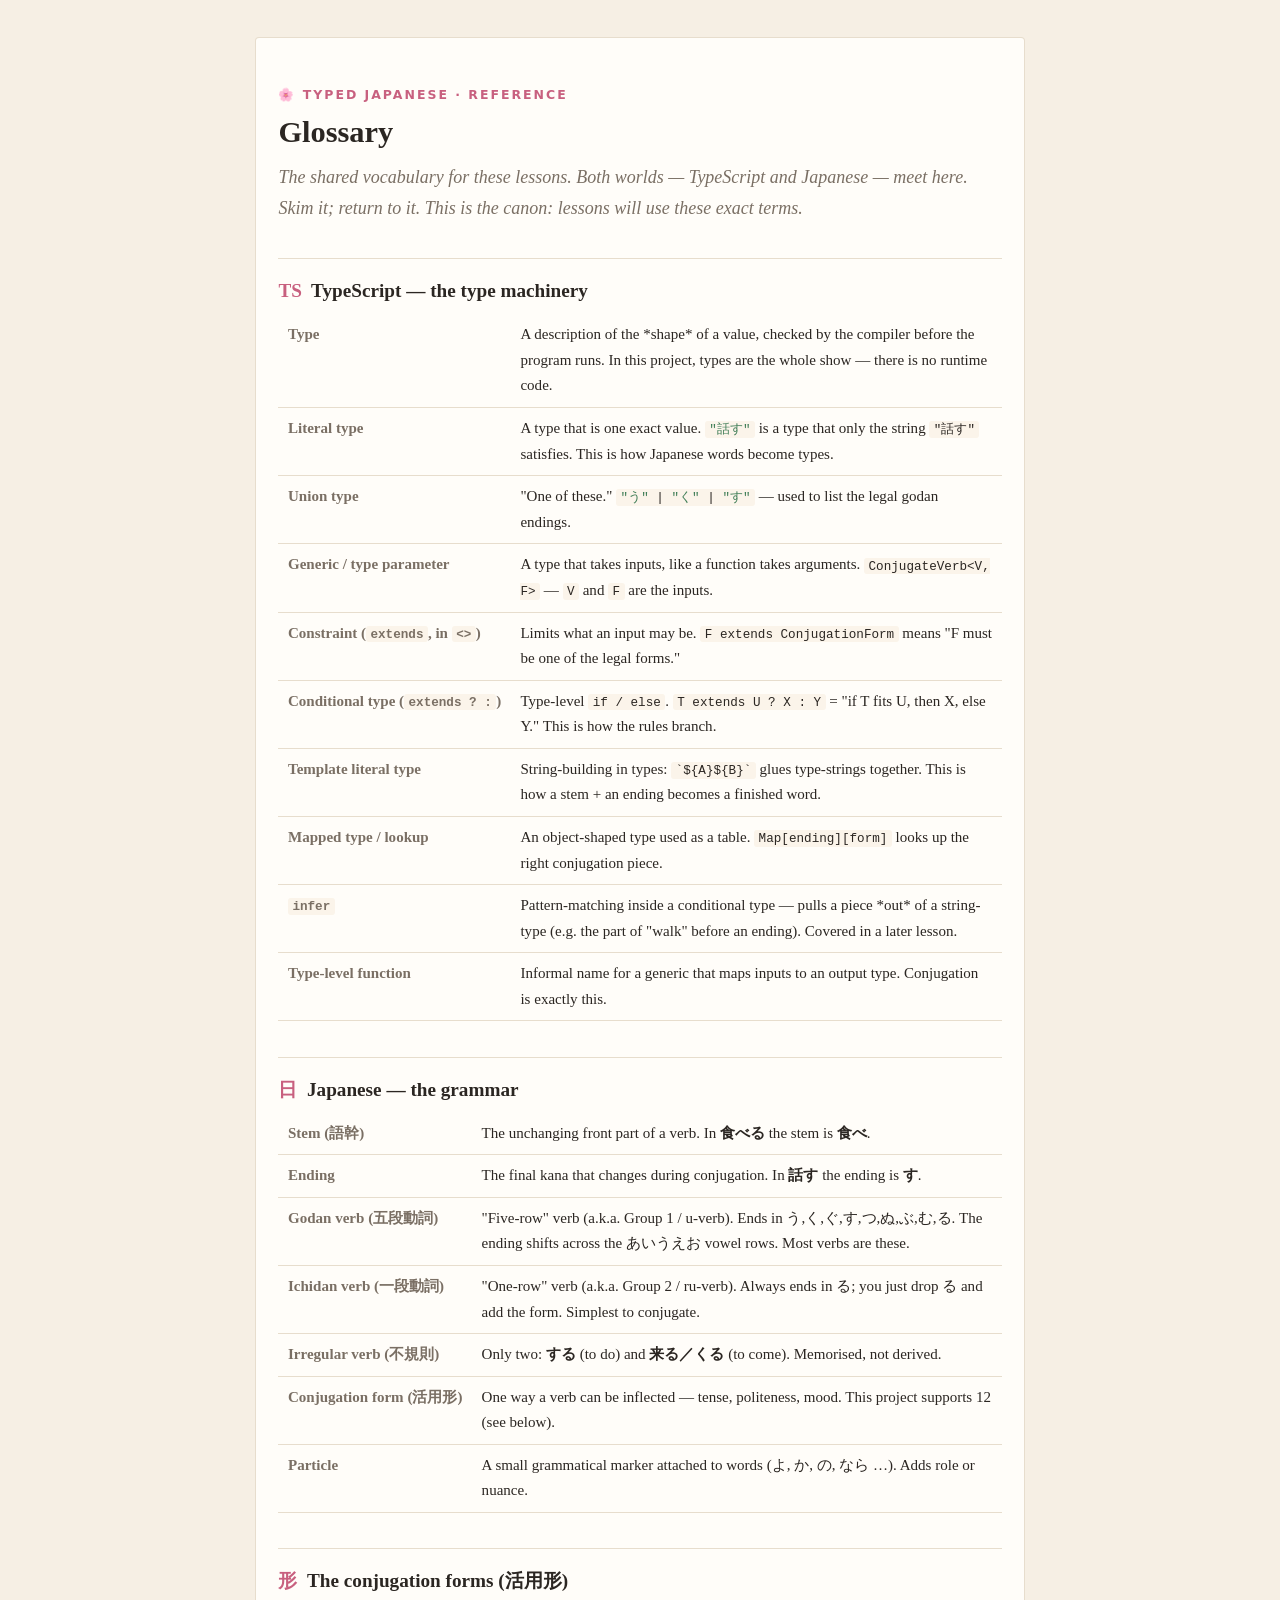
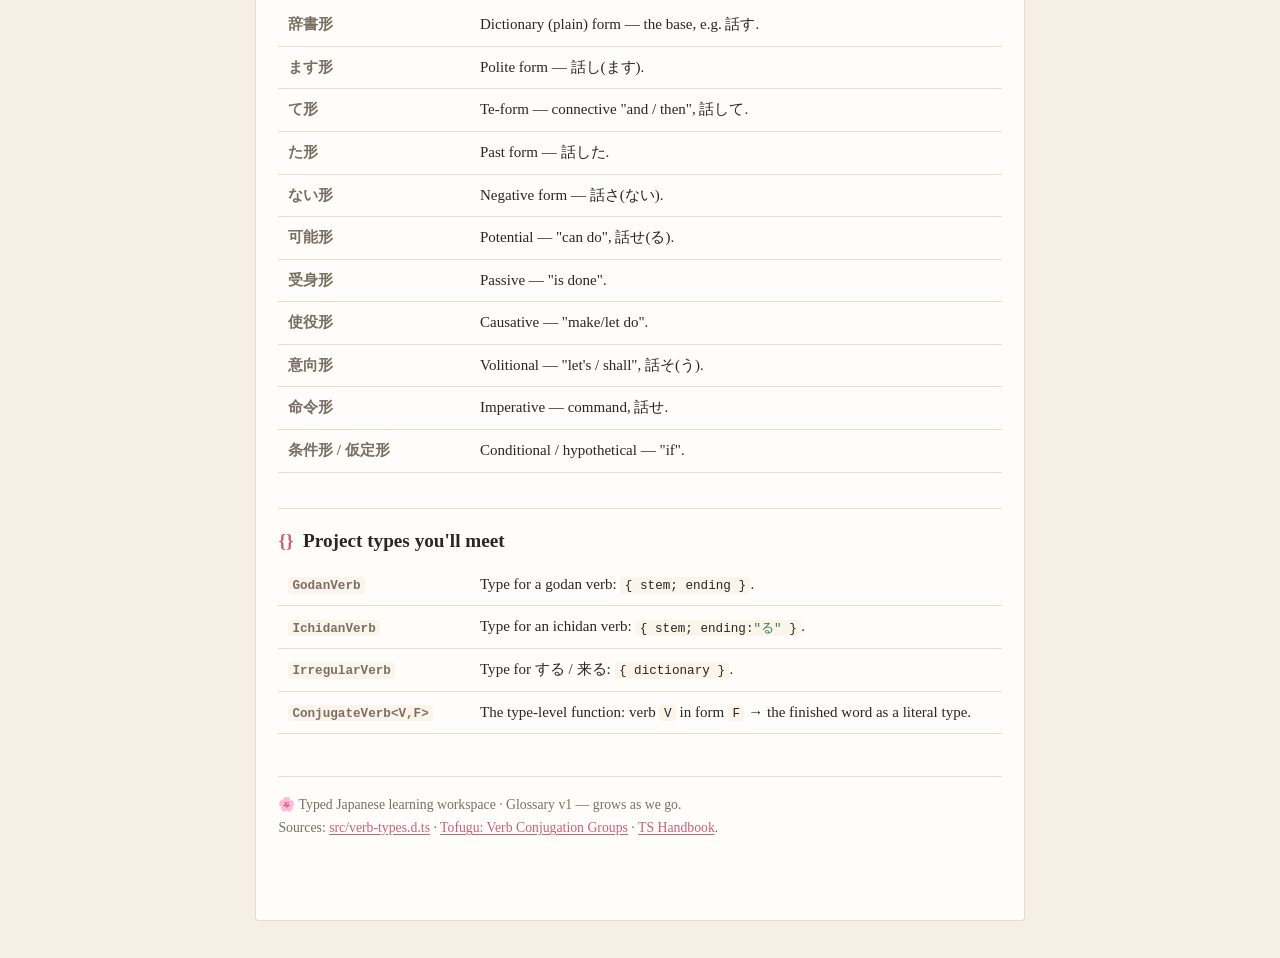
<file: learning/reference/glossary.html>
<!doctype html>
<html lang="en">
<head>
<meta charset="utf-8">
<meta name="viewport" content="width=device-width, initial-scale=1">
<title>Glossary · Typed Japanese</title>
<style>
  :root{
    --paper:#fffdf9; --washi:#f6efe4; --ink:#2b2622; --muted:#7a6f64;
    --sakura:#c8607f; --sakura-soft:#f3d9e1; --rule:#e7ddcd; --code-bg:#fbf4ea;
    --tok-type:#8a5a2b; --tok-str:#3f7d56;
  }
  *{box-sizing:border-box}
  body{margin:0;background:var(--washi);color:var(--ink);font-size:18px;line-height:1.7;
    font-family:"Iowan Old Style","Palatino Linotype",Palatino,Georgia,"Hiragino Mincho ProN","Yu Mincho","Noto Serif JP",serif;}
  .wrap{max-width:48rem;margin:0 auto;padding:3rem 1.4rem 5rem;background:var(--paper);box-shadow:0 0 0 1px var(--rule)}
  @media(min-width:900px){.wrap{margin:2.4rem auto;border-radius:3px}}
  .kicker{font:600 .78rem/1.4 system-ui,sans-serif;letter-spacing:.16em;text-transform:uppercase;color:var(--sakura)}
  h1{font-size:1.9rem;margin:.2rem 0 .1rem;font-weight:600}
  .sub{color:var(--muted);font-style:italic;margin:.2rem 0 1.4rem}
  h2{font-size:1.2rem;margin:2.2rem 0 .4rem;padding-top:1rem;border-top:1px solid var(--rule);font-weight:600}
  h2 .pin{color:var(--sakura)}
  table{border-collapse:collapse;width:100%;font-size:.94rem;margin:.4rem 0}
  th,td{text-align:left;vertical-align:top;padding:.5rem .6rem;border-bottom:1px solid var(--rule)}
  th{color:var(--muted);font-weight:600;white-space:nowrap;width:12rem}
  code{font-family:"SF Mono","JetBrains Mono",ui-monospace,Menlo,Consolas,monospace;
    background:var(--code-bg);padding:.06em .35em;border-radius:3px;font-size:.84em}
  .jp{font-weight:600}
  .tok-type{color:var(--tok-type)} .tok-str{color:var(--tok-str)}
  a{color:var(--sakura);text-underline-offset:2px}
  footer{margin-top:2.6rem;padding-top:1rem;border-top:1px solid var(--rule);font-size:.86rem;color:var(--muted)}
  @media print{body{background:#fff}.wrap{box-shadow:none;margin:0;max-width:none}}
</style>
</head>
<body>
<div class="wrap">
  <div class="kicker">🌸 Typed Japanese · Reference</div>
  <h1>Glossary</h1>
  <p class="sub">The shared vocabulary for these lessons. Both worlds — TypeScript and Japanese — meet here.
  Skim it; return to it. This is the canon: lessons will use these exact terms.</p>

  <h2><span class="pin">TS</span> &nbsp;TypeScript — the type machinery</h2>
  <table>
    <tr><th>Type</th><td>A description of the *shape* of a value, checked by the compiler before the program runs. In this project, types are the whole show — there is no runtime code.</td></tr>
    <tr><th>Literal type</th><td>A type that is one exact value. <code><span class="tok-str">"話す"</span></code> is a type that only the string <code>"話す"</code> satisfies. This is how Japanese words become types.</td></tr>
    <tr><th>Union type</th><td>"One of these." <code><span class="tok-str">"う"</span> | <span class="tok-str">"く"</span> | <span class="tok-str">"す"</span></code> — used to list the legal godan endings.</td></tr>
    <tr><th>Generic / type&nbsp;parameter</th><td>A type that takes inputs, like a function takes arguments. <code>ConjugateVerb&lt;V, F&gt;</code> — <code>V</code> and <code>F</code> are the inputs.</td></tr>
    <tr><th>Constraint (<code>extends</code>, in <code>&lt;&gt;</code>)</th><td>Limits what an input may be. <code>F extends ConjugationForm</code> means "F must be one of the legal forms."</td></tr>
    <tr><th>Conditional type (<code>extends ? :</code>)</th><td>Type-level <code>if / else</code>. <code>T extends U ? X : Y</code> = "if T fits U, then X, else Y." This is how the rules branch.</td></tr>
    <tr><th>Template literal type</th><td>String-building in types: <code>`${A}${B}`</code> glues type-strings together. This is how a stem + an ending becomes a finished word.</td></tr>
    <tr><th>Mapped type / lookup</th><td>An object-shaped type used as a table. <code>Map[ending][form]</code> looks up the right conjugation piece.</td></tr>
    <tr><th><code>infer</code></th><td>Pattern-matching inside a conditional type — pulls a piece *out* of a string-type (e.g. the part of "walk" before an ending). Covered in a later lesson.</td></tr>
    <tr><th>Type-level function</th><td>Informal name for a generic that maps inputs to an output type. Conjugation is exactly this.</td></tr>
  </table>

  <h2><span class="pin">日</span> &nbsp;Japanese — the grammar</h2>
  <table>
    <tr><th>Stem (語幹)</th><td>The unchanging front part of a verb. In <span class="jp">食べる</span> the stem is <span class="jp">食べ</span>.</td></tr>
    <tr><th>Ending</th><td>The final kana that changes during conjugation. In <span class="jp">話す</span> the ending is <span class="jp">す</span>.</td></tr>
    <tr><th>Godan verb (五段動詞)</th><td>"Five-row" verb (a.k.a. Group 1 / u-verb). Ends in う,く,ぐ,す,つ,ぬ,ぶ,む,る. The ending shifts across the あいうえお vowel rows. Most verbs are these.</td></tr>
    <tr><th>Ichidan verb (一段動詞)</th><td>"One-row" verb (a.k.a. Group 2 / ru-verb). Always ends in る; you just drop る and add the form. Simplest to conjugate.</td></tr>
    <tr><th>Irregular verb (不規則)</th><td>Only two: <span class="jp">する</span> (to do) and <span class="jp">来る／くる</span> (to come). Memorised, not derived.</td></tr>
    <tr><th>Conjugation form (活用形)</th><td>One way a verb can be inflected — tense, politeness, mood. This project supports 12 (see below).</td></tr>
    <tr><th>Particle</th><td>A small grammatical marker attached to words (よ, か, の, なら …). Adds role or nuance.</td></tr>
  </table>

  <h2><span class="pin">形</span> &nbsp;The conjugation forms (活用形)</h2>
  <table>
    <tr><th>辞書形</th><td>Dictionary (plain) form — the base, e.g. 話す.</td></tr>
    <tr><th>ます形</th><td>Polite form — 話し(ます).</td></tr>
    <tr><th>て形</th><td>Te-form — connective "and / then", 話して.</td></tr>
    <tr><th>た形</th><td>Past form — 話した.</td></tr>
    <tr><th>ない形</th><td>Negative form — 話さ(ない).</td></tr>
    <tr><th>可能形</th><td>Potential — "can do", 話せ(る).</td></tr>
    <tr><th>受身形</th><td>Passive — "is done".</td></tr>
    <tr><th>使役形</th><td>Causative — "make/let do".</td></tr>
    <tr><th>意向形</th><td>Volitional — "let's / shall", 話そ(う).</td></tr>
    <tr><th>命令形</th><td>Imperative — command, 話せ.</td></tr>
    <tr><th>条件形 / 仮定形</th><td>Conditional / hypothetical — "if".</td></tr>
  </table>

  <h2><span class="pin">{}</span> &nbsp;Project types you'll meet</h2>
  <table>
    <tr><th><code>GodanVerb</code></th><td>Type for a godan verb: <code>{ stem; ending }</code>.</td></tr>
    <tr><th><code>IchidanVerb</code></th><td>Type for an ichidan verb: <code>{ stem; ending:<span class="tok-str">"る"</span> }</code>.</td></tr>
    <tr><th><code>IrregularVerb</code></th><td>Type for する / 来る: <code>{ dictionary }</code>.</td></tr>
    <tr><th><code>ConjugateVerb&lt;V,F&gt;</code></th><td>The type-level function: verb <code>V</code> in form <code>F</code> → the finished word as a literal type.</td></tr>
  </table>

  <footer>
    🌸 Typed Japanese learning workspace · Glossary v1 — grows as we go.<br>
    Sources: <a href="../../src/verb-types.d.ts">src/verb-types.d.ts</a> ·
    <a href="https://www.tofugu.com/japanese-grammar/verb-conjugation-groups/">Tofugu: Verb Conjugation Groups</a> ·
    <a href="https://www.typescriptlang.org/docs/handbook/2/types-from-types.html">TS Handbook</a>.
  </footer>
</div>
</body>
</html>
</file>
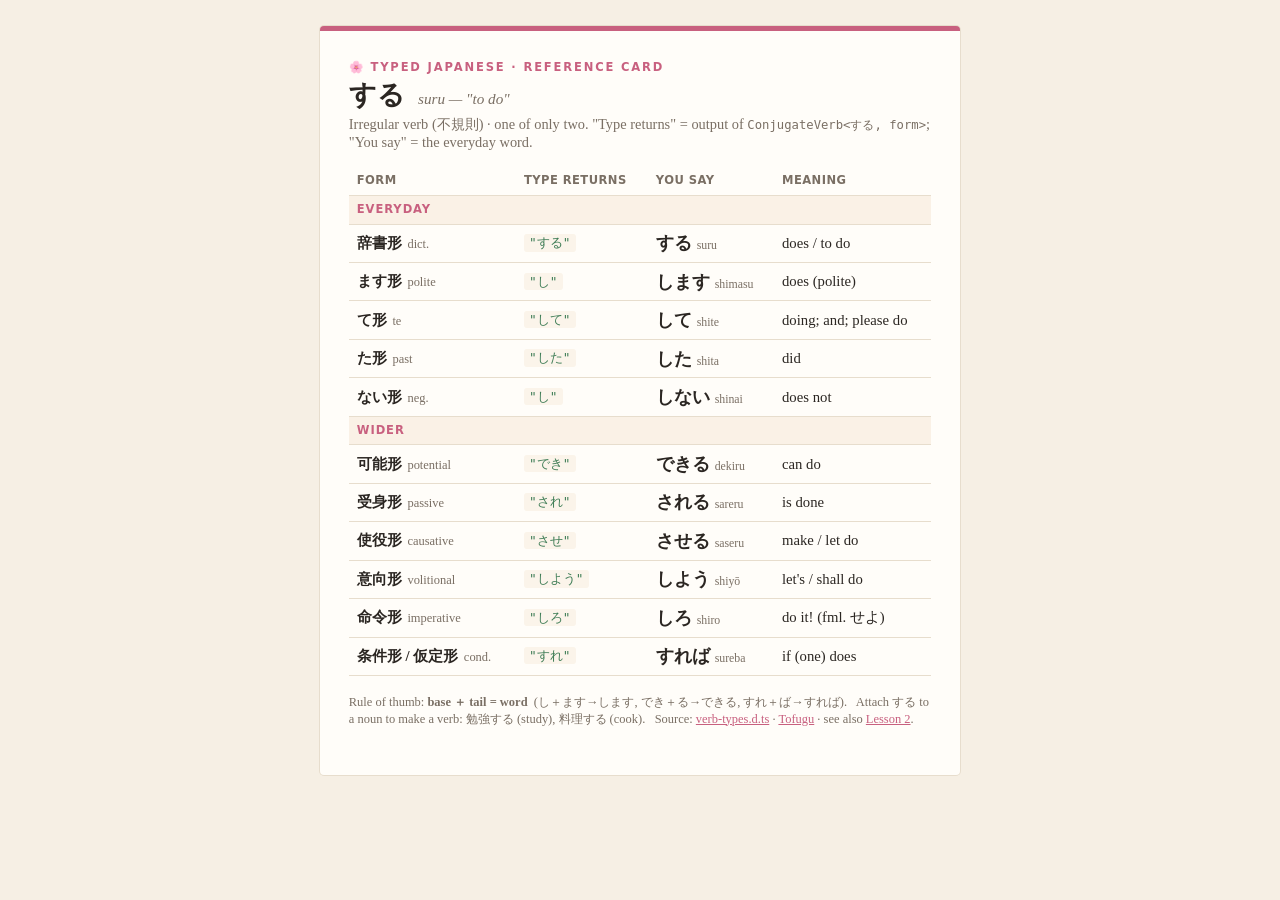
<file: learning/reference/suru-conjugation-card.html>
<!doctype html>
<html lang="en">
<head>
<meta charset="utf-8">
<meta name="viewport" content="width=device-width, initial-scale=1">
<title>する conjugation card · Typed Japanese</title>
<style>
  :root{
    --paper:#fffdf9; --washi:#f6efe4; --ink:#2b2622; --muted:#7a6f64;
    --sakura:#c8607f; --sakura-soft:#f6dde5; --rule:#e7ddcd; --code-bg:#fbf4ea; --str:#3f7d56;
  }
  *{box-sizing:border-box}
  body{margin:0;background:var(--washi);color:var(--ink);
    font-family:"Iowan Old Style","Palatino Linotype",Palatino,Georgia,"Hiragino Mincho ProN","Yu Mincho","Noto Serif JP",serif;}
  .card{max-width:40rem;margin:1.6rem auto;background:var(--paper);box-shadow:0 0 0 1px var(--rule);
    border-top:5px solid var(--sakura);border-radius:4px;padding:1.8rem 1.8rem 2.2rem}
  .kicker{font:600 .72rem/1.4 system-ui,sans-serif;letter-spacing:.16em;text-transform:uppercase;color:var(--sakura)}
  h1{font-size:1.7rem;margin:.1rem 0 .1rem;font-weight:600}
  h1 .rom{font-size:.95rem;color:var(--muted);font-weight:400;font-style:italic;margin-left:.4rem}
  .meta{color:var(--muted);font-size:.9rem;margin:0 0 1rem}
  table{border-collapse:collapse;width:100%;font-size:.92rem}
  th,td{text-align:left;padding:.42rem .5rem;border-bottom:1px solid var(--rule)}
  thead th{font:600 .72rem/1.3 system-ui,sans-serif;text-transform:uppercase;letter-spacing:.04em;color:var(--muted)}
  .form{white-space:nowrap;font-weight:600}
  .form .en{font-weight:400;color:var(--muted);font-size:.78rem;margin-left:.35rem}
  .lib{font-family:ui-monospace,Menlo,Consolas,monospace;font-size:.8rem;color:var(--str);background:var(--code-bg);border-radius:3px;padding:.1em .4em}
  .full{font-size:1.12rem;font-weight:600;white-space:nowrap}
  .full .rom{font-weight:400;color:var(--muted);font-size:.74rem;margin-left:.3rem}
  .sec td{background:#faf1e6;font:600 .72rem/1 system-ui,sans-serif;text-transform:uppercase;letter-spacing:.08em;color:var(--sakura);padding:.5rem}
  .foot{margin-top:1.1rem;font-size:.78rem;color:var(--muted)}
  .foot a{color:var(--sakura)}
  @media print{body{background:#fff}.card{box-shadow:none;margin:0;max-width:none;border-radius:0}}
</style>
</head>
<body>
<div class="card">
  <div class="kicker">🌸 Typed Japanese · Reference card</div>
  <h1>する <span class="rom">suru — "to do"</span></h1>
  <p class="meta">Irregular verb (不規則) · one of only two. "Type returns" = output of <code style="font-size:.85em">ConjugateVerb&lt;する, form&gt;</code>; "You say" = the everyday word.</p>
  <table>
    <thead><tr><th>Form</th><th>Type returns</th><th>You say</th><th>Meaning</th></tr></thead>
    <tbody>
      <tr class="sec"><td colspan="4">Everyday</td></tr>
      <tr><td class="form">辞書形<span class="en">dict.</span></td><td><span class="lib">"する"</span></td><td class="full">する<span class="rom">suru</span></td><td>does / to do</td></tr>
      <tr><td class="form">ます形<span class="en">polite</span></td><td><span class="lib">"し"</span></td><td class="full">します<span class="rom">shimasu</span></td><td>does (polite)</td></tr>
      <tr><td class="form">て形<span class="en">te</span></td><td><span class="lib">"して"</span></td><td class="full">して<span class="rom">shite</span></td><td>doing; and; please do</td></tr>
      <tr><td class="form">た形<span class="en">past</span></td><td><span class="lib">"した"</span></td><td class="full">した<span class="rom">shita</span></td><td>did</td></tr>
      <tr><td class="form">ない形<span class="en">neg.</span></td><td><span class="lib">"し"</span></td><td class="full">しない<span class="rom">shinai</span></td><td>does not</td></tr>
      <tr class="sec"><td colspan="4">Wider</td></tr>
      <tr><td class="form">可能形<span class="en">potential</span></td><td><span class="lib">"でき"</span></td><td class="full">できる<span class="rom">dekiru</span></td><td>can do</td></tr>
      <tr><td class="form">受身形<span class="en">passive</span></td><td><span class="lib">"され"</span></td><td class="full">される<span class="rom">sareru</span></td><td>is done</td></tr>
      <tr><td class="form">使役形<span class="en">causative</span></td><td><span class="lib">"させ"</span></td><td class="full">させる<span class="rom">saseru</span></td><td>make / let do</td></tr>
      <tr><td class="form">意向形<span class="en">volitional</span></td><td><span class="lib">"しよう"</span></td><td class="full">しよう<span class="rom">shiyō</span></td><td>let's / shall do</td></tr>
      <tr><td class="form">命令形<span class="en">imperative</span></td><td><span class="lib">"しろ"</span></td><td class="full">しろ<span class="rom">shiro</span></td><td>do it! (fml. せよ)</td></tr>
      <tr><td class="form">条件形 / 仮定形<span class="en">cond.</span></td><td><span class="lib">"すれ"</span></td><td class="full">すれば<span class="rom">sureba</span></td><td>if (one) does</td></tr>
    </tbody>
  </table>
  <p class="foot">Rule of thumb: <b>base ＋ tail = word</b> &nbsp;(し＋ます→します, でき＋る→できる, すれ＋ば→すれば). &nbsp;
  Attach する to a noun to make a verb: 勉強する (study), 料理する (cook). &nbsp;
  Source: <a href="../../src/verb-types.d.ts">verb-types.d.ts</a> · <a href="https://www.tofugu.com/japanese-grammar/verb-conjugation-groups/">Tofugu</a> · see also <a href="../lessons/0002-suru-every-form.html">Lesson 2</a>.</p>
</div>
</body>
</html>
</file>
